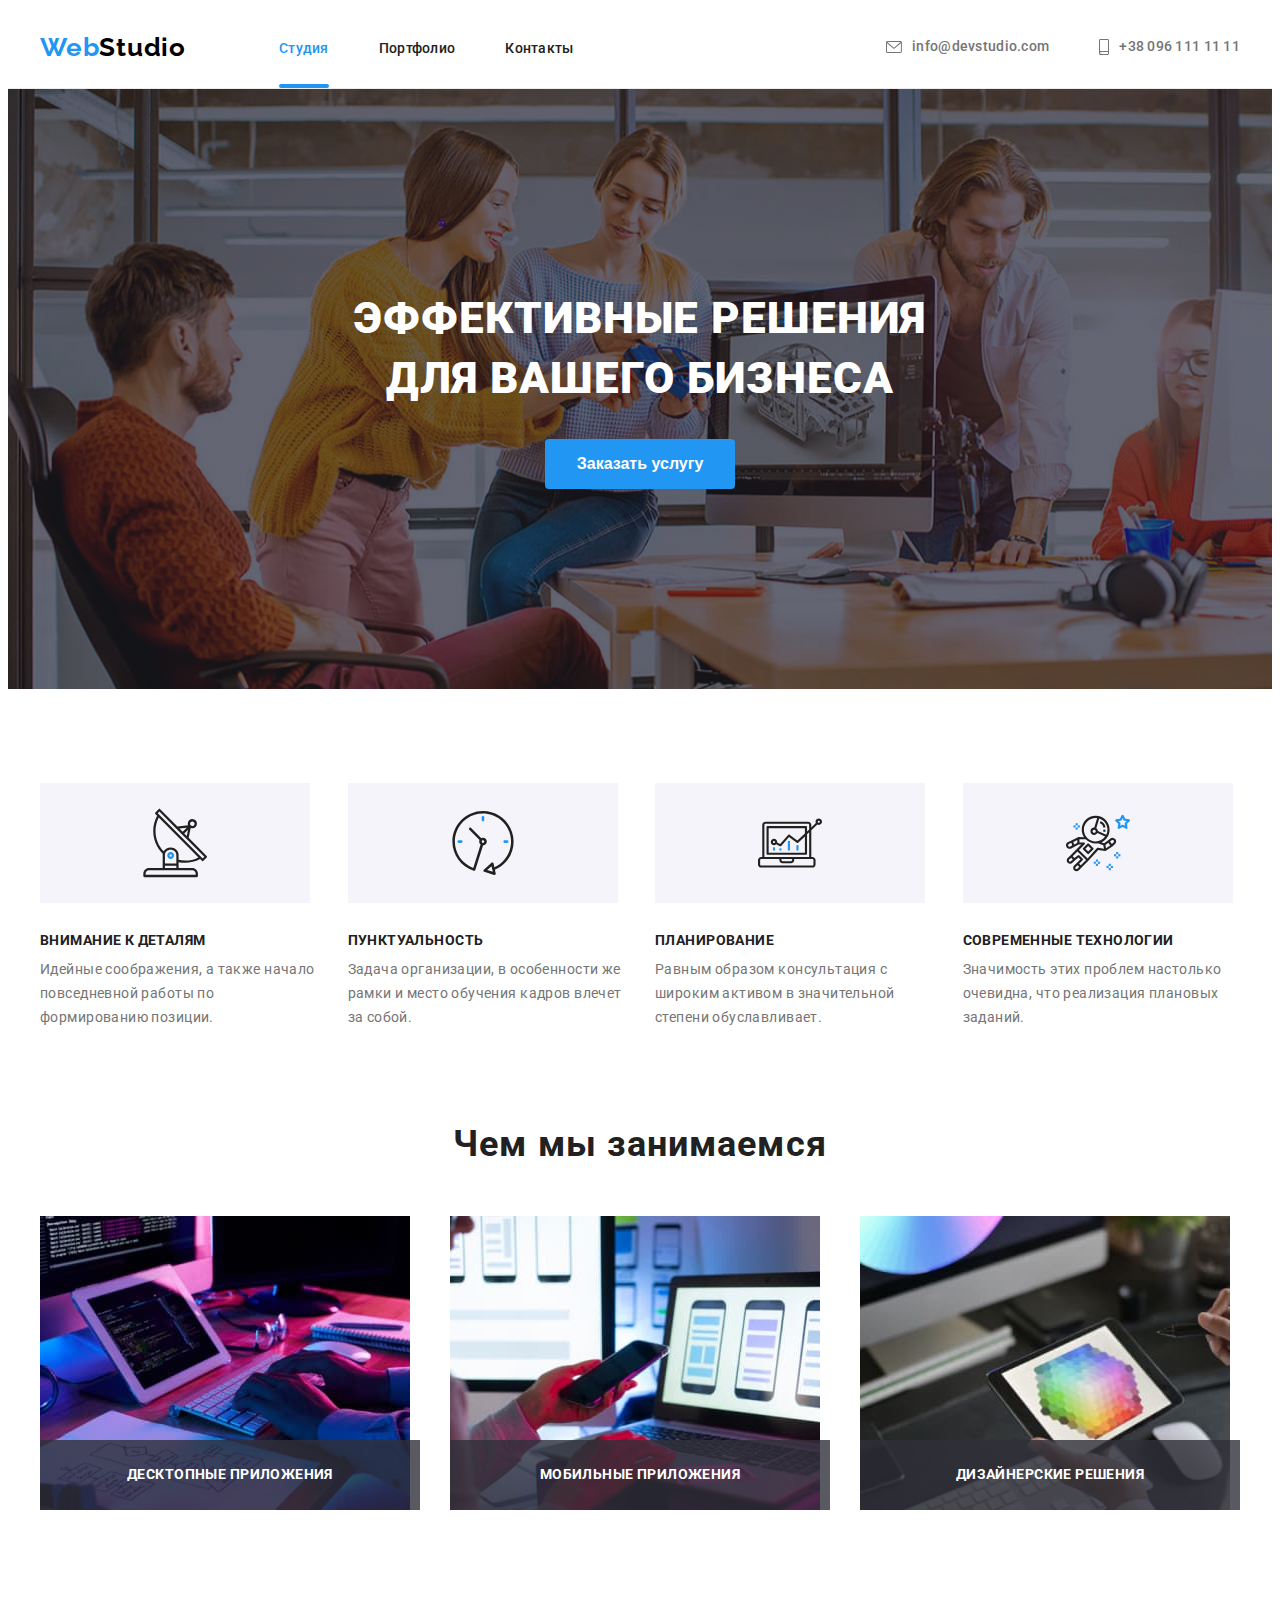
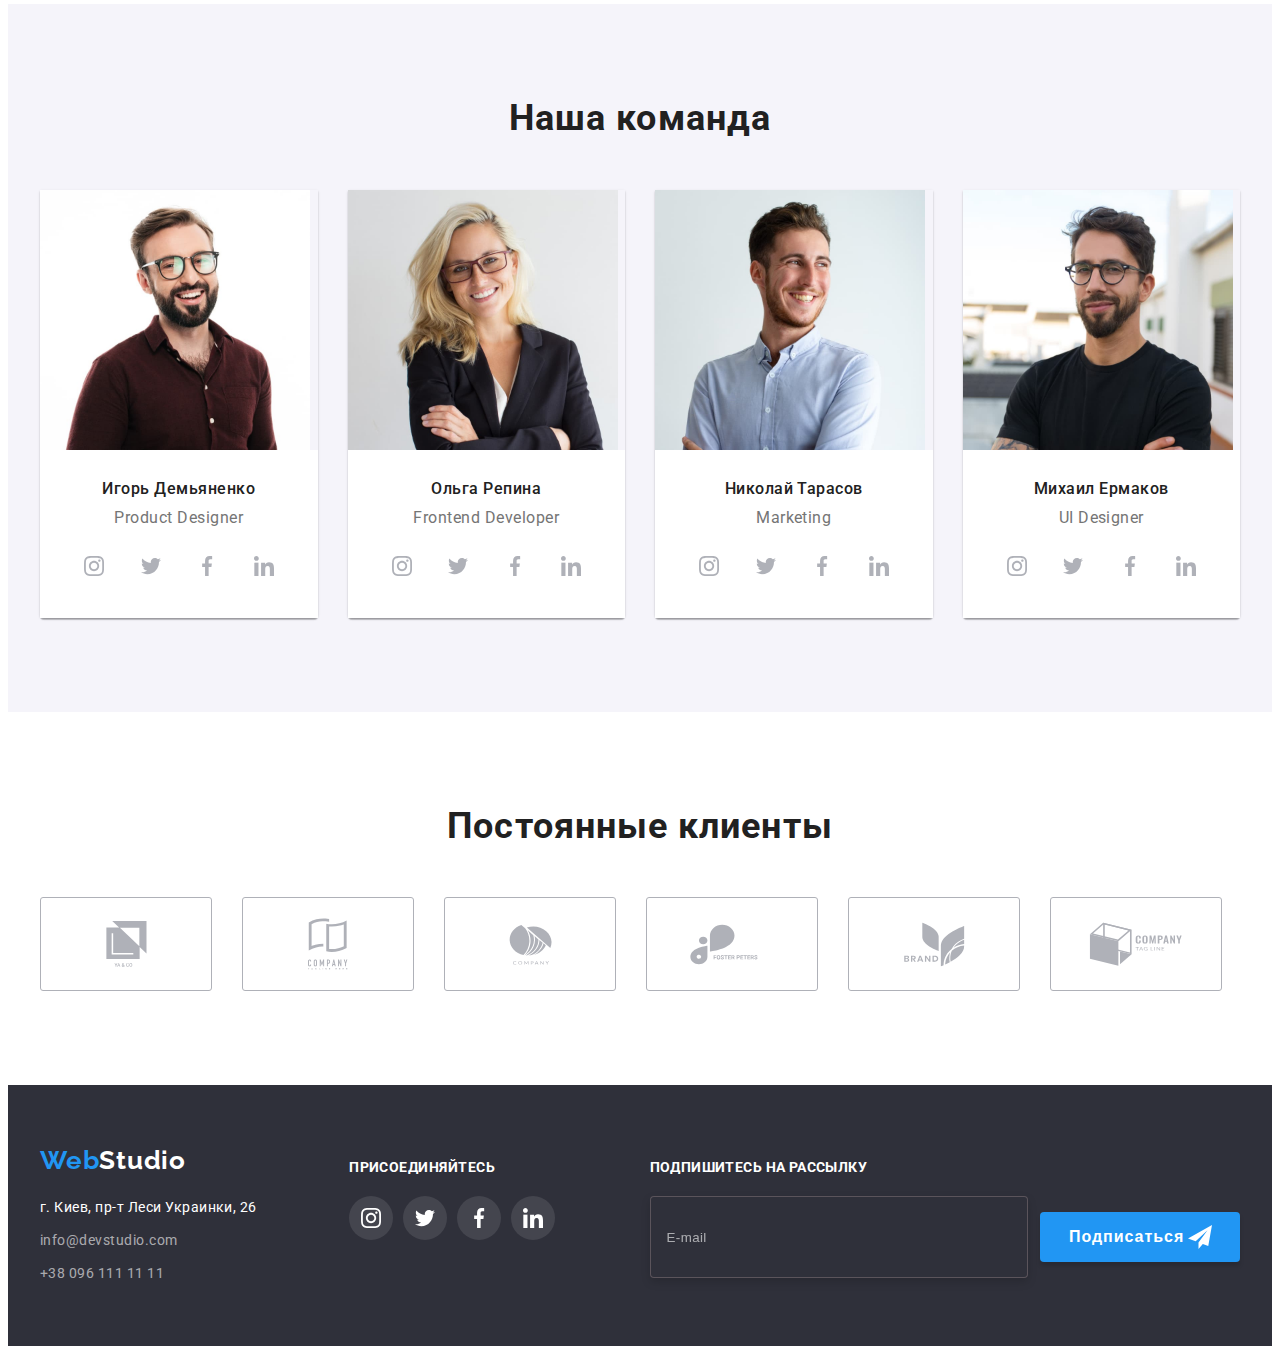
<file: index.html>
<!DOCTYPE html>
<html lang="ru">
  <head>
    <meta charset="UTF-8" />
    <meta http-equiv="X-UA-Compatible" content="IE=edge" />
    <meta name="viewport" content="width=device-width, initial-scale=1.0" />
    <title>Студия</title>
    <link rel="preconnect" href="https://fonts.gstatic.com" />
    <link
      href="https://fonts.googleapis.com/css2?family=Raleway:wght@700&family=Roboto:wght@400;500;700;900&display=swap"
      rel="stylesheet"
    />
    <link
      rel="stylesheet"
      href="https://cdnjs.cloudflare.com/ajax/libs/modern-normalize/1.1.0/modern-normalize.min.css"
      integrity="sha512-wpPYUAdjBVSE4KJnH1VR1HeZfpl1ub8YT/NKx4PuQ5NmX2tKuGu6U/JRp5y+Y8XG2tV+wKQpNHVUX03MfMFn9Q=="
      crossorigin="anonymous"
      referrerpolicy="no-referrer"
    />
    <link
      rel="stylesheet"
      href="https://cdnjs.cloudflare.com/ajax/libs/animate.css/4.1.1/animate.min.css"
    />
    <link rel="stylesheet" href="./css/styles.css" />
  </head>
  <body>
    <!-- Header block -->
    <header class="header">
      <div class="container header-container">
        <nav class="navigation">
          <a class="logo link animate__bounceIn" href="index.html"
            ><span class="logo-accent">Web</span>Studio</a
          >
          <ul class="menu list">
            <li class="menu-item">
              <a class="menu-link link current" href="./index.html">Студия</a>
            </li>
            <li class="menu-item">
              <a class="menu-link link" href="./portfolio.html">Портфолио</a>
            </li>
            <li class="menu-item">
              <a class="menu-link link" href="/">Контакты</a>
            </li>
          </ul>
        </nav>

        <!-- Contact us header block -->
        <a class="contact-link link email" href="mailto:info@devstudio.com">
          <svg class="email-icon" width="16" height="12">
            <use href="./img/icons.svg#icon-header-envelope"></use>
          </svg>
          info@devstudio.com
        </a>
        <a class="contact-link link" href="tel:+380961111111">
          <svg class="smartphone-icon" width="10" height="16">
            <use href="./img/icons.svg#icon-header-smartphone"></use>
          </svg>
          +38 096 111 11 11
        </a>
      </div>
    </header>

    <!-- Main section -->
    <main>
      <!-- Hero block -->
      <section class="hero">
        <h1 class="main-title">Эффективные решения<br />для вашего бизнеса</h1>
        <button class="modal-btn" type="button" data-modal-open>Заказать услугу</button>
      </section>

      <!-- Advantages section -->
      <section class="advantages section">
        <div class="container">
          <h2 class="advatages-title visually-hidden">Наши преимущества</h2>
          <ul class="advantages-list list">
            <li class="advantages-list-item">
              <div class="advantages-image-content">
                <svg class="advantages-image-item">
                  <use href="./img/icons.svg#icon-advantages-satelite"></use>
                </svg>
              </div>
              <h3 class="advantages-list-item-title">Внимание к деталям</h3>
              <p class="advantages-list-item-text">
                Идейные соображения, а также начало повседневной работы по формированию позиции.
              </p>
            </li>
            <li class="advantages-list-item">
              <div class="advantages-image-content">
                <svg class="advantages-image-item">
                  <use href="./img/icons.svg#icon-advantages-clock"></use>
                </svg>
              </div>
              <h3 class="advantages-list-item-title">Пунктуальность</h3>
              <p class="advantages-list-item-text">
                Задача организации, в особенности же рамки и место обучения кадров влечет за собой.
              </p>
            </li>
            <li class="advantages-list-item">
              <div class="advantages-image-content">
                <svg class="advantages-image-item">
                  <use href="./img/icons.svg#icon-advantages-laptop-diagram"></use>
                </svg>
              </div>
              <h3 class="advantages-list-item-title">Планирование</h3>
              <p class="advantages-list-item-text">
                Равным образом консультация с широким активом в значительной степени обуславливает.
              </p>
            </li>
            <li class="advantages-list-item">
              <div class="advantages-image-content">
                <svg class="advantages-image-item">
                  <use href="./img/icons.svg#icon-advantages-astronaut"></use>
                </svg>
              </div>
              <h3 class="advantages-list-item-title">Современные технологии</h3>
              <p class="advantages-list-item-text">
                Значимость этих проблем настолько очевидна, что реализация плановых заданий.
              </p>
            </li>
          </ul>
        </div>
      </section>

      <!-- What we do section -->
      <section class="duties section">
        <div class="container">
          <h2 class="duties-title">Чем мы занимаемся</h2>
          <ul class="duties-list list">
            <li class="duties-item">
              <div class="thumb">
                <img
                  class="duties-image"
                  src="./img/what-we-do/img11.jpg"
                  alt="разработчик пишет код"
                  width="370"
                  height="294"
                />
                <p class="thumb-description">Десктопные приложения</p>
              </div>
            </li>
            <li class="duties-item">
              <div class="thumb">
                <img
                  class="duties-image"
                  src="./img/what-we-do/img22.jpg"
                  alt="дизайн макета сайта на мобильном устройстве"
                  width="370"
                  height="294"
                />
                <p class="thumb-description">Мобильные приложения</p>
              </div>
            </li>
            <li class="duties-item">
              <div class="thumb">
                <img
                  class="duties-image"
                  src="./img/what-we-do/img33.jpg"
                  alt="селекция цветов"
                  width="370"
                  height="294"
                />
                <p class="thumb-description">Дизайнерские решения</p>
              </div>
            </li>
          </ul>
        </div>
      </section>

      <!-- Our team section -->
      <section class="team section">
        <div class="container">
          <h2 class="team-title">Наша команда</h2>
          <ul class="team-list list">
            <li class="team-list-item">
              <img
                class="team-image"
                src="./img/team/igor1.jpg"
                alt="разработчик игорь"
                width="270"
                height="260"
              />
              <div class="team-section-content">
                <h3 class="team-subtitle">Игорь Демьяненко</h3>
                <p class="team-text" lang="en">Product Designer</p>
                <ul class="social-media-list list">
                  <li class="social-media-item">
                    <a class="social-media-link" href="/">
                      <svg class="social-media-image" width="20" height="20">
                        <use href="./img/icons.svg#icon-team-instagram"></use>
                      </svg>
                    </a>
                  </li>

                  <li class="social-media-item">
                    <a class="social-media-link" href="/">
                      <svg class="social-media-image" width="20" height="20">
                        <use href="./img/icons.svg#icon-team-twitter"></use>
                      </svg>
                    </a>
                  </li>

                  <li class="social-media-item">
                    <a class="social-media-link" href="/">
                      <svg class="social-media-image" width="20" height="20">
                        <use href="./img/icons.svg#icon-team-facebook"></use>
                      </svg>
                    </a>
                  </li>

                  <li class="social-media-item">
                    <a class="social-media-link" href="/">
                      <svg class="social-media-image" width="20" height="20">
                        <use href="./img/icons.svg#icon-team-linkedin"></use>
                      </svg>
                    </a>
                  </li>
                </ul>
              </div>
            </li>

            <li class="team-list-item">
              <img
                class="team-image"
                src="./img/team/olga1.jpg"
                alt="разработчица ольга"
                width="270"
                height="260"
              />
              <div class="team-section-content">
                <h3 class="team-subtitle">Ольга Репина</h3>
                <p class="team-text" lang="en">Frontend Developer</p>
                <ul class="social-media-list list">
                  <li class="social-media-item">
                    <a class="social-media-link" href="/">
                      <svg class="social-media-image" width="20" height="20">
                        <use href="./img/icons.svg#icon-team-instagram"></use>
                      </svg>
                    </a>
                  </li>

                  <li class="social-media-item">
                    <a class="social-media-link" href="/">
                      <svg class="social-media-image" width="20" height="20">
                        <use href="./img/icons.svg#icon-team-twitter"></use>
                      </svg>
                    </a>
                  </li>

                  <li class="social-media-item">
                    <a class="social-media-link" href="/">
                      <svg class="social-media-image" width="20" height="20">
                        <use href="./img/icons.svg#icon-team-facebook"></use>
                      </svg>
                    </a>
                  </li>

                  <li class="social-media-item">
                    <a class="social-media-link" href="/">
                      <svg class="social-media-image" width="20" height="20">
                        <use href="./img/icons.svg#icon-team-linkedin"></use>
                      </svg>
                    </a>
                  </li>
                </ul>
              </div>
            </li>

            <li class="team-list-item">
              <img
                class="team-image"
                src="./img/team/nicholas1.jpg"
                alt="разработчик николай"
                width="270"
                height="260"
              />
              <div class="team-section-content">
                <h3 class="team-subtitle">Николай Тарасов</h3>
                <p class="team-text" lang="en">Marketing</p>
                <ul class="social-media-list list">
                  <li class="social-media-item">
                    <a class="social-media-link" href="/">
                      <svg class="social-media-image" width="20" height="20">
                        <use href="./img/icons.svg#icon-team-instagram"></use>
                      </svg>
                    </a>
                  </li>

                  <li class="social-media-item">
                    <a class="social-media-link" href="/">
                      <svg class="social-media-image" width="20" height="20">
                        <use href="./img/icons.svg#icon-team-twitter"></use>
                      </svg>
                    </a>
                  </li>

                  <li class="social-media-item">
                    <a class="social-media-link" href="/">
                      <svg class="social-media-image" width="20" height="20">
                        <use href="./img/icons.svg#icon-team-facebook"></use>
                      </svg>
                    </a>
                  </li>

                  <li class="social-media-item">
                    <a class="social-media-link" href="/">
                      <svg class="social-media-image" width="20" height="20">
                        <use href="./img/icons.svg#icon-team-linkedin"></use>
                      </svg>
                    </a>
                  </li>
                </ul>
              </div>
            </li>

            <li class="team-list-item">
              <img
                class="team-image"
                src="./img/team/michael1.jpg"
                alt="разработчик михаил"
                width="270"
                height="260"
              />
              <div class="team-section-content">
                <h3 class="team-subtitle">Михаил Ермаков</h3>
                <p class="team-text" lang="en">UI Designer</p>
                <ul class="social-media-list list">
                  <li class="social-media-item">
                    <a class="social-media-link" href="/">
                      <svg class="social-media-image" width="20" height="20">
                        <use href="./img/icons.svg#icon-team-instagram"></use>
                      </svg>
                    </a>
                  </li>

                  <li class="social-media-item">
                    <a class="social-media-link" href="/">
                      <svg class="social-media-image" width="20" height="20">
                        <use href="./img/icons.svg#icon-team-twitter"></use>
                      </svg>
                    </a>
                  </li>

                  <li class="social-media-item">
                    <a class="social-media-link" href="/">
                      <svg class="social-media-image" width="20" height="20">
                        <use href="./img/icons.svg#icon-team-facebook"></use>
                      </svg>
                    </a>
                  </li>

                  <li class="social-media-item">
                    <a class="social-media-link" href="/">
                      <svg class="social-media-image" width="20" height="20">
                        <use href="./img/icons.svg#icon-team-linkedin"></use>
                      </svg>
                    </a>
                  </li>
                </ul>
              </div>
            </li>
          </ul>
        </div>
      </section>

      <!-- Our clients section -->
      <section class="clients-section">
        <div class="container">
          <div class="clients-content">
            <h2 class="clients-title">Постоянные клиенты</h2>
            <ul class="our-clients-list list">
              <li class="our-clients-item">
                <a class="our-clients-link" href="/">
                  <svg class="our-clients-image" width="41" height="46">
                    <use href="./img/icons.svg#icon-clients-ya-and-co"></use>
                  </svg>
                </a>
              </li>
              <li class="our-clients-item">
                <a class="our-clients-link" href="/">
                  <svg class="our-clients-image" width="40" height="52">
                    <use href="./img/icons.svg#icon-clients-tag-line-here-company"></use>
                  </svg>
                </a>
              </li>
              <li class="our-clients-item">
                <a class="our-clients-link" href="/">
                  <svg class="our-clients-image" width="43" height="41">
                    <use href="./img/icons.svg#icon-clients-company"></use>
                  </svg>
                </a>
              </li>
              <li class="our-clients-item">
                <a class="our-clients-link" href="/">
                  <svg class="our-clients-image" width="84" height="41">
                    <use href="./img/icons.svg#icon-clients-fosters-peters"></use>
                  </svg>
                </a>
              </li>
              <li class="our-clients-item">
                <a class="our-clients-link" href="/">
                  <svg class="our-clients-image" width="63" height="45">
                    <use href="./img/icons.svg#icon-clients-brand"></use>
                  </svg>
                </a>
              </li>
              <li class="our-clients-item">
                <a class="our-clients-link" href="/">
                  <svg class="our-clients-image" width="94" height="44">
                    <use href="./img/icons.svg#icon-clients-company-tag-line"></use>
                  </svg>
                </a>
              </li>
            </ul>
          </div>
        </div>
      </section>
    </main>

    <!-- Contact us footer section -->
    <footer class="footer">
      <div class="container">
        <div class="footer-content">
          <div class="footer-address-container">
            <a class="logo foot-logo link" href="./index.html">
              <span class="logo-accent">Web</span><span class="logo-text">Studio</span>
            </a>
            <ul class="footer-list list">
              <li class="footer-item">
                <address class="footer-address">
                  <a
                    class="footer-link link address"
                    href="https://goo.gl/maps/jHkkeHPNADYMm9U96"
                    target="_blank"
                    rel="   noopener noreferrer"
                    >г. Киев, пр-т Леси Украинки, 26
                  </a>
                </address>
              </li>
              <li class="footer-item">
                <address class="footer-address">
                  <a class="footer-link link" href="mailto:info@devstudio.com"
                    >info@devstudio.com</a
                  >
                </address>
              </li>
              <li class="footer-item">
                <address class="footer-address">
                  <a class="footer-link link" href="tel:+380961111111">+38 096 111 11 11</a>
                </address>
              </li>
            </ul>
          </div>
          <div class="footer-social-media-content">
            <p class="footer-social-media-text">присоединяйтесь</p>
            <ul class="social-media-list list">
              <li class="social-media-item">
                <a class="social-media-link footer-social-media-link" href="/">
                  <svg class="footer-social-media-image social-media-image" width="20" height="20">
                    <use href="./img/icons.svg#icon-team-instagram"></use>
                  </svg>
                </a>
              </li>

              <li class="social-media-item">
                <a class="social-media-link footer-social-media-link" href="/">
                  <svg class="footer-social-media-image social-media-image" width="20" height="20">
                    <use href="./img/icons.svg#icon-team-twitter"></use>
                  </svg>
                </a>
              </li>

              <li class="social-media-item">
                <a class="social-media-link footer-social-media-link" href="/">
                  <svg class="footer-social-media-image social-media-image" width="20" height="20">
                    <use href="./img/icons.svg#icon-team-facebook"></use>
                  </svg>
                </a>
              </li>

              <li class="social-media-item">
                <a class="social-media-link footer-social-media-link" href="/">
                  <svg class="footer-social-media-image social-media-image" width="20" height="20">
                    <use href="./img/icons.svg#icon-team-linkedin"></use>
                  </svg>
                </a>
              </li>
            </ul>
          </div>
          <div class="footer-form-content">
            <form class="footer-form" action="#">
              <p class="footer-form-head">подпишитесь на рассылку</p>
              <input
                type="email"
                class="footer-form-input"
                name="user-email"
                placeholder="E-mail"
              />
              <button type="submit" class="footer-form-btn">
                Подписаться
                <svg class="footer-form-btn-icon">
                  <use href="./img/icons.svg#icon-icon-send"></use>
                </svg>
              </button>
            </form>
          </div>
        </div>
      </div>
    </footer>

    <div class="backdrop is-hidden" data-modal>
      <div class="modal">
        <button type="button" class="close-button" data-modal-close>
          <svg class="close-button-img">
            <use href="./img/icons.svg#icon-close-black"></use>
          </svg>
        </button>
        <form class="modal-form" action="#">
          <p class="modal-form-main-txt">Оставьте свои данные, мы вам перезвоним</p>
          <label class="modal-form-field">
            Имя
            <span class="modal-form-input-wrapper">
              <input
                type="text"
                class="modal-form-input"
                name="user-name"
                minlength="2"
                pattern="[a-zA-Zа-яА-Я]+"
                title="Имя должно содержать символы латиницы или кирилицы"
                required
              />
              <svg class="modal-form-input-icon">
                <use href="./img/icons.svg#icon-person-black"></use>
              </svg>
            </span>
          </label>
          <label class="modal-form-field">
            Телефон
            <span class="modal-form-input-wrapper">
              <input
                type="tel"
                class="modal-form-input"
                name="user-tel"
                pattern="[0-9]{3}-[0-9]{3}-[0-9]{2}-[0-9]{2}"
                title="099-000-00-00"
                required
              />
              <svg class="modal-form-input-icon">
                <use href="./img/icons.svg#icon-phone-black"></use>
              </svg>
            </span>
          </label>
          <label class="modal-form-field">
            Почта
            <span class="modal-form-input-wrapper">
              <input type="email" class="modal-form-input" name="user-email" required />
              <svg class="modal-form-input-icon">
                <use href="./img/icons.svg#icon-email-black"></use>
              </svg>
            </span>
          </label>
          <label class="modal-form-field modal-form-textarea">
            Комментарий
            <textarea
              class="modal-form-comment"
              name="user-comment"
              placeholder="Введите текст"
            ></textarea>
          </label>
          <input type="checkbox" class="modal-form-checkbox visually-hidden" id="accept-policy" />
          <label class="modal-form-checkbox-label" for="accept-policy"
            >Соглашаюсь с рассылкой и принимаю&NonBreakingSpace;
            <a href="#" class="modal-form-label-link">Условия договора</a></label
          >
          <button type="submit" class="modal-form-submit">Отправить</button>
        </form>
      </div>
    </div>

    <script src="./js/modal.js"></script>
  </body>
</html>
</file>
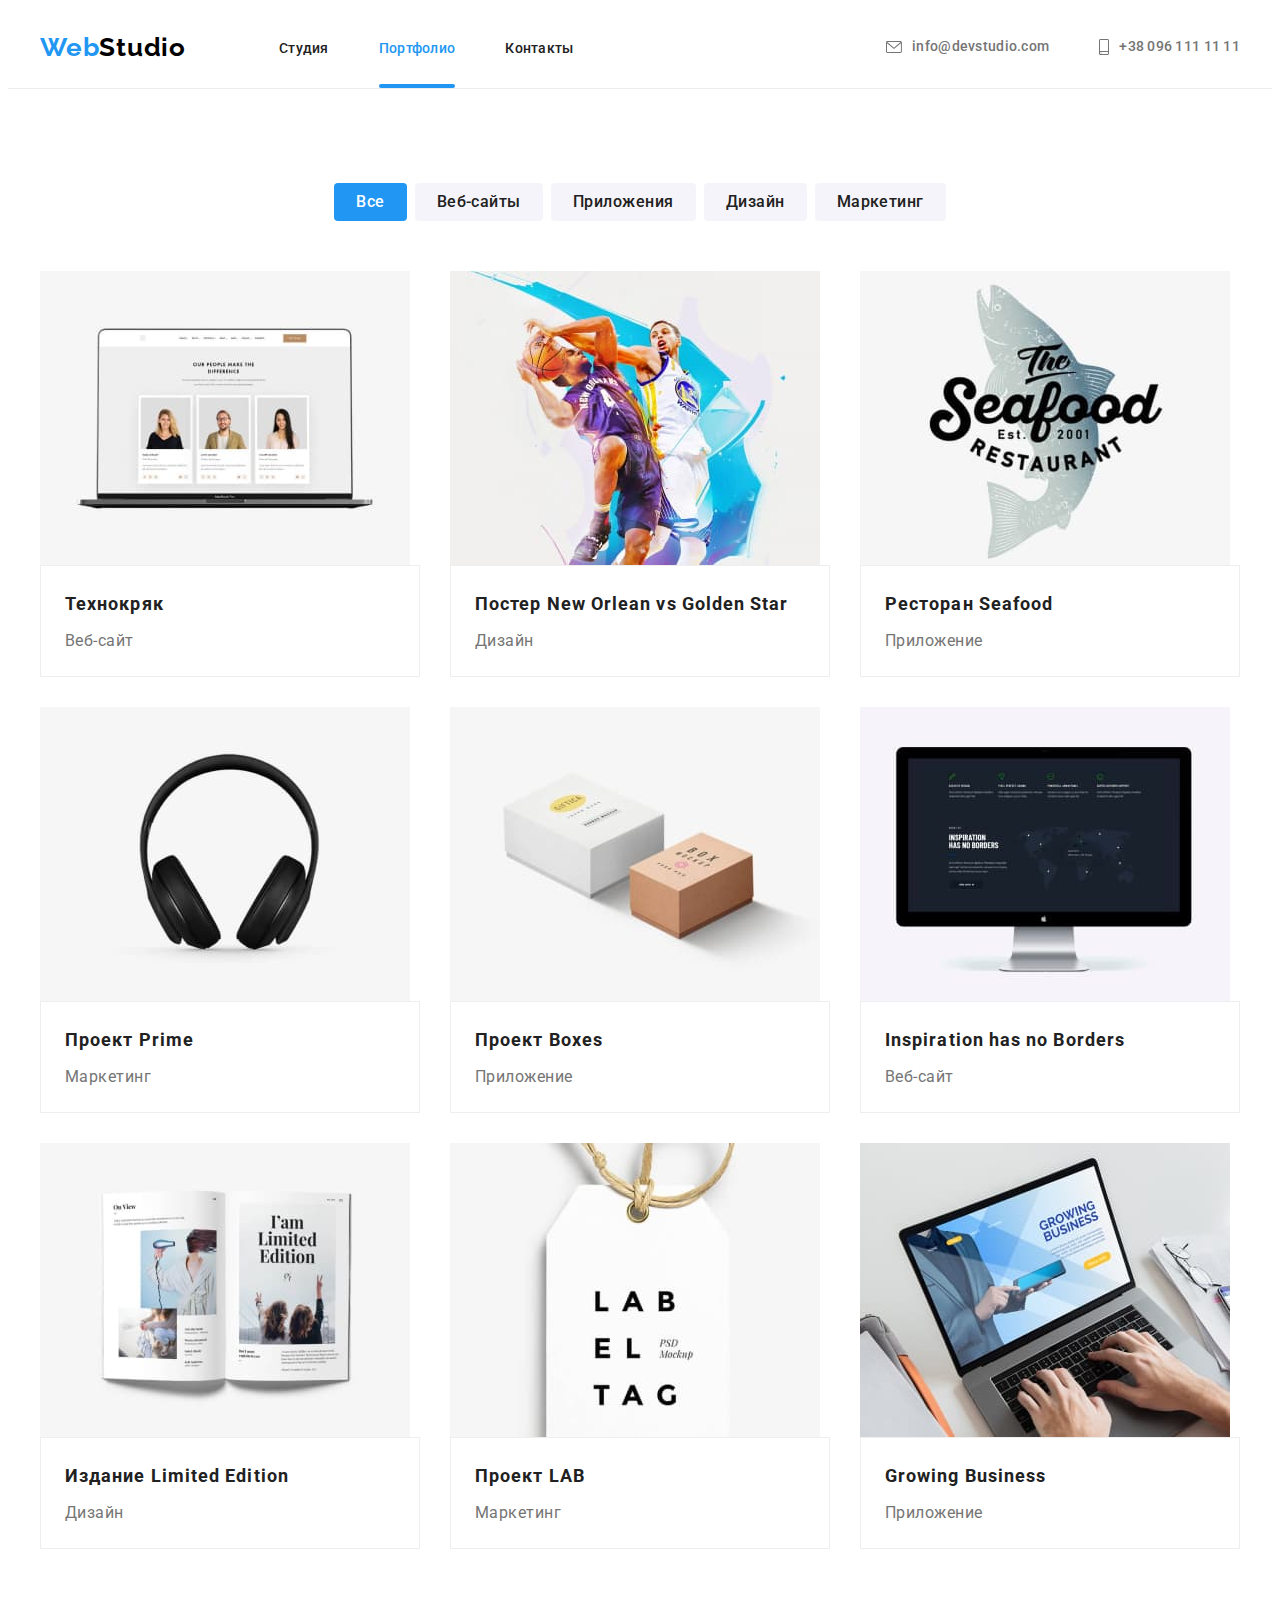
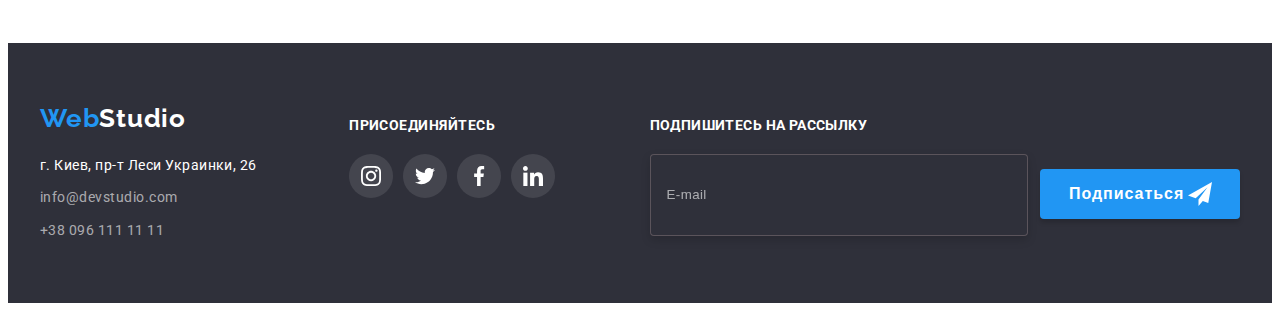
<file: portfolio.html>
<!DOCTYPE html>
<html lang="ru">
  <head>
    <meta charset="UTF-8" />
    <meta http-equiv="X-UA-Compatible" content="IE=edge" />
    <meta name="viewport" content="width=device-width, initial-scale=1.0" />
    <title>Портфолио</title>
    <link rel="preconnect" href="https://fonts.gstatic.com" />
    <link
      href="https://fonts.googleapis.com/css2?family=Raleway:wght@700&family=Roboto:wght@400;500;700;900&display=swap"
      rel="stylesheet"
    />
    <link
      rel="stylesheet"
      href="https://cdnjs.cloudflare.com/ajax/libs/modern-normalize/1.1.0/modern-normalize.min.css"
      integrity="sha512-wpPYUAdjBVSE4KJnH1VR1HeZfpl1ub8YT/NKx4PuQ5NmX2tKuGu6U/JRp5y+Y8XG2tV+wKQpNHVUX03MfMFn9Q=="
      crossorigin="anonymous"
      referrerpolicy="no-referrer"
    />
    <link
      rel="stylesheet"
      href="https://cdnjs.cloudflare.com/ajax/libs/animate.css/4.1.1/animate.min.css"
    />
    <link rel="stylesheet" href="./css/styles.css" />
  </head>
  <body>
    <!-- Header block -->
    <header class="header">
      <div class="container header-container">
        <nav class="navigation">
          <a class="logo link animate__bounceIn" href="index.html"
            ><span class="logo-accent">Web</span>Studio</a
          >
          <ul class="menu list">
            <li class="menu-item">
              <a class="menu-link link" href="./index.html">Студия</a>
            </li>
            <li class="menu-item">
              <a class="menu-link link current" href="./portfolio.html">Портфолио</a>
            </li>
            <li class="menu-item">
              <a class="menu-link link" href="/">Контакты</a>
            </li>
          </ul>
        </nav>

        <!-- Contact us header block -->
        <a class="contact-link link email" href="mailto:info@devstudio.com">
          <svg class="email-icon" width="16" height="12">
            <use href="./img/icons.svg#icon-header-envelope"></use>
          </svg>
          info@devstudio.com
        </a>
        <a class="contact-link link" href="tel:+380961111111">
          <svg class="smartphone-icon" width="10" height="16">
            <use href="./img/icons.svg#icon-header-smartphone"></use>
          </svg>
          +38 096 111 11 11
        </a>
      </div>
    </header>

    <!-- Our projects -->
    <main class="projects">
      <section class="projects-section section">
        <div class="container">
          <h1 class="projects-heading" hidden>Наши проекты</h1>
          <ul class="projects-btn-list list">
            <li class="projects-item">
              <button class="projects-btn current" type="button">Все</button>
            </li>
            <li class="projects-item">
              <button class="projects-btn" type="button">Веб-сайты</button>
            </li>
            <li class="projects-item">
              <button class="projects-btn" type="button">Приложения</button>
            </li>
            <li class="projects-item">
              <button class="projects-btn" type="button">Дизайн</button>
            </li>
            <li class="projects-item">
              <button class="projects-btn" type="button">Маркетинг</button>
            </li>
          </ul>

          <ul class="examples-list list">
            <li class="examples-item">
              <a class="examples-link link" href="/">
                <div class="examples-link-image-wrapper">
                  <img
                    class="examples-image"
                    src="./img/portfolio/technohriak.jpg"
                    alt="ноутбук с примером вебсайта"
                    width="370"
                    height="294"
                  />
                  <p class="overlay">
                    Технокряк это современная площадка распространения коронавируса. Компании
                    используют эту платформу для цифрового шпионажа и атак на защищённые сервера
                    конкурентов.
                  </p>
                </div>
                <div class="examples-text-content">
                  <h2 class="examples-heading">Технокряк</h2>
                  <p class="examples-text">Веб-сайт</p>
                </div>
              </a>
            </li>
            <li class="examples-item">
              <a class="examples-link link" href="/">
                <div class="examples-link-image-wrapper">
                  <img
                    class="examples-image"
                    src="./img/portfolio/basketball-poster.jpg"
                    alt=" постер с игроками играющими баскетбол"
                    width="370"
                    height="294"
                  />
                  <p class="overlay">
                    Технокряк это современная площадка распространения коронавируса. Компании
                    используют эту платформу для цифрового шпионажа и атак на защищённые сервера
                    конкурентов.
                  </p>
                </div>
                <div class="examples-text-content">
                  <h2 class="examples-heading">
                    Постер <span lang="en">New Orlean vs Golden Star</span>
                  </h2>
                  <p class="examples-text">Дизайн</p>
                </div>
              </a>
            </li>
            <li class="examples-item">
              <a class="examples-link link" href="/">
                <div class="examples-link-image-wrapper">
                  <img
                    class="examples-image"
                    src="./img/portfolio/seafood.jpg"
                    alt="логотип ресторана рыбной еды"
                    width="370"
                    height="294"
                  />
                  <p class="overlay">
                    Технокряк это современная площадка распространения коронавируса. Компании
                    используют эту платформу для цифрового шпионажа и атак на защищённые сервера
                    конкурентов.
                  </p>
                </div>
                <div class="examples-text-content">
                  <h2 class="examples-heading">Ресторан <span lang="en">Seafood</span></h2>
                  <p class="examples-text">Приложение</p>
                </div>
              </a>
            </li>
            <li class="examples-item">
              <a class="examples-link link" href="/">
                <div class="examples-link-image-wrapper">
                  <img
                    class="examples-image"
                    src="./img/portfolio/prime-project.jpg"
                    alt="наушники"
                    width="370"
                    height="294"
                  />
                  <p class="overlay">
                    Технокряк это современная площадка распространения коронавируса. Компании
                    используют эту платформу для цифрового шпионажа и атак на защищённые сервера
                    конкурентов.
                  </p>
                </div>
                <div class="examples-text-content">
                  <h2 class="examples-heading">Проект <span lang="en">Prime</span></h2>
                  <p class="examples-text">Маркетинг</p>
                </div>
              </a>
            </li>
            <li class="examples-item">
              <a class="examples-link link" href="/">
                <div class="examples-link-image-wrapper">
                  <img
                    class="examples-image"
                    src="./img/portfolio/boxes-project.jpg"
                    alt="дизайн коробочек"
                    width="370"
                    height="294"
                  />
                  <p class="overlay">
                    Технокряк это современная площадка распространения коронавируса. Компании
                    используют эту платформу для цифрового шпионажа и атак на защищённые сервера
                    конкурентов.
                  </p>
                </div>
                <div class="examples-text-content">
                  <h2 class="examples-heading">Проект <span lang="en">Boxes</span></h2>
                  <p class="examples-text">Приложение</p>
                </div>
              </a>
            </li>
            <li class="examples-item">
              <a class="examples-link link" href="/">
                <div class="examples-link-image-wrapper">
                  <img
                    class="examples-image"
                    src="./img/portfolio/ispiration-has-no-borders.jpg"
                    alt="монитор с примером вебсайта"
                    width="370"
                    height="294"
                  />
                  <p class="overlay">
                    Технокряк это современная площадка распространения коронавируса. Компании
                    используют эту платформу для цифрового шпионажа и атак на защищённые сервера
                    конкурентов.
                  </p>
                </div>
                <div class="examples-text-content">
                  <h2 class="examples-heading" lang="en">Inspiration has no Borders</h2>
                  <p class="examples-text">Веб-сайт</p>
                </div>
              </a>
            </li>
            <li class="examples-item">
              <a class="examples-link link" href="/">
                <div class="examples-link-image-wrapper">
                  <img
                    class="examples-image"
                    src="./img/portfolio/limited-edition.jpg"
                    alt="дизайн издания книги"
                    width="370"
                    height="294"
                  />
                  <p class="overlay">
                    Технокряк это современная площадка распространения коронавируса. Компании
                    используют эту платформу для цифрового шпионажа и атак на защищённые сервера
                    конкурентов.
                  </p>
                </div>
                <div class="examples-text-content">
                  <h2 class="examples-heading">Издание <span lang="en">Limited Edition</span></h2>
                  <p class="examples-text">Дизайн</p>
                </div>
              </a>
            </li>
            <li class="examples-item">
              <a class="examples-link link" href="/">
                <div class="examples-link-image-wrapper">
                  <img
                    class="examples-image"
                    src="./img/portfolio/lab-project.jpg"
                    alt="пример дизайна бирки"
                    width="370"
                    height="294"
                  />
                  <p class="overlay">
                    Технокряк это современная площадка распространения коронавируса. Компании
                    используют эту платформу для цифрового шпионажа и атак на защищённые сервера
                    конкурентов.
                  </p>
                </div>
                <div class="examples-text-content">
                  <h2 class="examples-heading">Проект <span lang="en">LAB</span></h2>
                  <p class="examples-text">Маркетинг</p>
                </div>
              </a>
            </li>
            <li class="examples-item">
              <a class="examples-link link" href="/">
                <div class="examples-link-image-wrapper">
                  <img
                    class="examples-image"
                    src="./img/portfolio/growing-business.jpg"
                    alt="ноутбук с включенным примером приложения на экране"
                    width="370"
                    height="294"
                  />
                  <p class="overlay">
                    Технокряк это современная площадка распространения коронавируса. Компании
                    используют эту платформу для цифрового шпионажа и атак на защищённые сервера
                    конкурентов.
                  </p>
                </div>
                <div class="examples-text-content">
                  <h2 class="examples-heading" lang="en">Growing Business</h2>
                  <p class="examples-text">Приложение</p>
                </div>
              </a>
            </li>
          </ul>
        </div>
      </section>
    </main>

    <!-- Contact us footer section -->
    <footer class="footer">
      <div class="container">
        <div class="footer-content">
          <div class="footer-address-container">
            <a class="logo foot-logo link" href="./index.html">
              <span class="logo-accent">Web</span><span class="logo-text">Studio</span>
            </a>
            <ul class="footer-list list">
              <li class="footer-item">
                <address class="footer-address">
                  <a
                    class="footer-link link address"
                    href="https://goo.gl/maps/jHkkeHPNADYMm9U96"
                    target="_blank"
                    rel="   noopener noreferrer"
                    >г. Киев, пр-т Леси Украинки, 26
                  </a>
                </address>
              </li>
              <li class="footer-item">
                <address class="footer-address">
                  <a class="footer-link link" href="mailto:info@devstudio.com"
                    >info@devstudio.com</a
                  >
                </address>
              </li>
              <li class="footer-item">
                <address class="footer-address">
                  <a class="footer-link link" href="tel:+380961111111">+38 096 111 11 11</a>
                </address>
              </li>
            </ul>
          </div>
          <div class="footer-social-media-content">
            <p class="footer-social-media-text">присоединяйтесь</p>
            <ul class="social-media-list list">
              <li class="social-media-item">
                <a class="social-media-link footer-social-media-link" href="/">
                  <svg class="footer-social-media-image social-media-image" width="20" height="20">
                    <use href="./img/icons.svg#icon-team-instagram"></use>
                  </svg>
                </a>
              </li>

              <li class="social-media-item">
                <a class="social-media-link footer-social-media-link" href="/">
                  <svg class="footer-social-media-image social-media-image" width="20" height="20">
                    <use href="./img/icons.svg#icon-team-twitter"></use>
                  </svg>
                </a>
              </li>

              <li class="social-media-item">
                <a class="social-media-link footer-social-media-link" href="/">
                  <svg class="footer-social-media-image social-media-image" width="20" height="20">
                    <use href="./img/icons.svg#icon-team-facebook"></use>
                  </svg>
                </a>
              </li>

              <li class="social-media-item">
                <a class="social-media-link footer-social-media-link" href="/">
                  <svg class="footer-social-media-image social-media-image" width="20" height="20">
                    <use href="./img/icons.svg#icon-team-linkedin"></use>
                  </svg>
                </a>
              </li>
            </ul>
          </div>
          <div class="footer-form-content">
            <form class="footer-form" action="#">
              <p class="footer-form-head">подпишитесь на рассылку</p>
              <input
                type="email"
                class="footer-form-input"
                name="user-email"
                placeholder="E-mail"
              />
              <button type="submit" class="footer-form-btn">
                Подписаться
                <svg class="footer-form-btn-icon">
                  <use href="./img/icons.svg#icon-icon-send"></use>
                </svg>
              </button>
            </form>
          </div>
        </div>
      </div>
    </footer>
  </body>
</html>
</file>
<file: css/styles.css>
/* ======MAIN STYLING SETTINGS ====== */
:root {
  --main-font: 'Roboto', sans-serif;
  --secondary-font: 'Raleway', sans-serif;
  --accent-color: #2196f3;
  --description-text-color: #757575;
  --headings-color: #212121;
  --team-background-color: #f5f4fa;
  --card-set-gap: 30px;
}

body {
  font-family: var(--main-font);
  color: var(--description-text-color);
  background-color: #ffffff;
}

h1,
h2,
h3,
h4,
h5,
h6,
p {
  margin-top: 0;
  margin-bottom: 0;
}

ul,
ol {
  margin-top: 0;
  margin-bottom: 0;
  padding-left: 0;
}

img {
  display: block;
}

.list {
  list-style: none;
}

.link {
  text-decoration: none;
  transition: color 250ms cubic-bezier(0.4, 0, 0.2, 1);
}

.container {
  width: 1200px;
  margin: 0 auto;
  padding-left: 15px;
  padding-right: 15px;
}

.section {
  padding-top: 94px;
  padding-bottom: 94px;
}

/* ======SOCIAL MEDIA START====== */
.social-media-content {
  padding-left: 32px;
  padding-right: 32px;
  padding-bottom: 30px;
}

.social-media-list {
  display: flex;
  justify-content: space-between;
}

.social-media-item:not(:last-child) {
  margin-right: 10px;
}

.social-media-link {
  display: flex;
  align-items: center;
  justify-content: center;
  width: 44px;
  height: 44px;
  border-radius: 50%;
  background-color: transparent;
  fill: #afb1b8;

  transition: background-color 250ms cubic-bezier(0.4, 0, 0.2, 1);
}

.social-media-link:hover,
.social-media-link:focus,
.footer-social-media-link:hover,
.footer-social-media-link:focus {
  fill: #ffffff;
  background-color: var(--accent-color);
}

.footer-social-media-image {
  fill: #ffffff;
}

.footer-social-media-link {
  background-color: rgba(255, 255, 255, 0.1);
}

.visually-hidden {
  position: absolute !important;
  clip: rect(1px 1px 1px 1px); /* IE6, IE7 */
  clip: rect(1px, 1px, 1px, 1px);
  padding: 0 !important;
  border: 0 !important;
  height: 1px !important;
  width: 1px !important;
  overflow: hidden;
}

/* ======SOCIAL MEDIA FINISH====== */
/* ======MAIN STYLING SETTINGS END ====== */

/* ======STUDIO PAGE START====== */
/* ======HEADER SECTION START====== */
.header {
  padding-top: 24px;
  padding-bottom: 25px;
  border-bottom: 1px solid #ececec;
}

.header-container {
  display: flex;
  align-items: center;
}

.navigation {
  display: flex;
  align-items: center;
}

.logo {
  font-family: var(--secondary-font);
  font-weight: 700;
  font-size: 26px;
  line-height: 1.19;
  letter-spacing: 0.03em;
  margin-right: 93px;
  color: #000000;

  animation-duration: 2000ms;
  animation-delay: 2000ms;
  animation-iteration-count: infinite;
}

.logo-accent {
  font-family: var(--secondary-font);
  font-weight: 700;
  font-size: 26px;
  line-height: 1.19;
  letter-spacing: 0.03em;
  color: var(--accent-color);
}

.logo-text {
  color: #ffffff;
}

.menu {
  display: flex;
  align-items: center;
}

.menu-item:not(:last-child) {
  margin-right: 50px;
}

.menu-link {
  font-weight: 500;
  font-size: 14px;
  line-height: 1.14;
  letter-spacing: 0.02em;
  color: var(--headings-color);
}

.menu-link:hover,
.menu-link:focus {
  color: var(--accent-color);
}

.menu-link.current {
  position: relative;
  color: var(--accent-color);
}

.menu-link.current::after {
  content: '';
  position: absolute;
  bottom: -32px;
  left: 0;
  width: 100%;
  height: 4px;
  background-color: var(--accent-color);
  border-radius: 2px;
}

.contact-link {
  display: flex;
  align-items: center;
  font-weight: 500;
  font-size: 14px;
  line-height: 1.14;
  letter-spacing: 0.02em;
  color: var(--description-text-color);
}

.contact-link:hover,
.contact-link:focus {
  color: var(--accent-color);
}

.email {
  margin-left: auto;
  margin-right: 50px;
}

.email-icon {
  margin-right: 10px;
  fill: currentColor;
}

.smartphone-icon {
  margin-right: 10px;
  fill: currentColor;
}
/* ======HEADER SECTION FINISH====== */

/* ======HERO SECTION START====== */
.hero {
  background-image: linear-gradient(rgba(47, 48, 58, 0.4), rgba(47, 48, 58, 0.4)),
    url(../img/hero/background-image.jpg);
  background-color: #2f303a;
  background-size: cover;
  padding-top: 200px;
  padding-bottom: 200px;
  text-align: center;
  letter-spacing: 0.06em;
  max-width: 1600рх;
}

.main-title {
  margin-bottom: 30px;
  font-weight: 900;
  font-size: 44px;
  line-height: 1.36;
  text-transform: uppercase;
  color: #ffffff;
}

.modal-btn {
  font-weight: 700;
  font-size: 16px;
  line-height: 1.87;
  display: block;
  margin: 0 auto;
  cursor: pointer;
  color: #ffffff;
  background: var(--accent-color);
  padding: 10px 32px;
  border-radius: 4px;
  border: 0;
}

.modal-btn:hover,
.modal-btn:focus {
  color: #ffffff;
  background-color: var(--accent-color);
}
/* ======HERO SECTION FINISH====== */

/* ======ADVANTAGES SECTION START====== */
.advantages-list {
  display: flex;
  margin-top: -30px;
  margin-left: -30px;
}

.advantages-list-item {
  flex-basis: calc((100% - 120px) / 4);
  margin-top: 30px;
  margin-left: 30px;
}

.advantages-image-content {
  display: flex;
  justify-content: center;
  align-items: center;
  width: 270px;
  height: 120px;
  margin-bottom: 30px;
  background-color: #f5f4fa;
}

.advantages-image-item {
  width: 64px;
  height: 70px;
}

.advantages-list-item-title {
  font-weight: 700;
  font-size: 14px;
  line-height: 1.14;
  letter-spacing: 0.03em;
  text-transform: uppercase;
  color: var(--headings-color);
  margin-bottom: 10px;
}

.advantages-list-item-text {
  font-size: 14px;
  line-height: 1.71;
  letter-spacing: 0.03em;
}
/* ======ADVANTAGES SECTION FINISH====== */

/* ======DUTIES SECTION START====== */
.duties {
  padding-top: 0;
}

.duties-title {
  font-weight: 700;
  font-size: 36px;
  line-height: 1.16;
  text-align: center;
  letter-spacing: 0.03em;
  color: var(--headings-color);
  margin-bottom: 50px;
}

.duties-list {
  display: flex;
  margin-top: -30px;
  margin-left: -30px;
}

.duties-item {
  flex-basis: calc((100% - 90px) / 3);
  margin-top: 30px;
  margin-left: 30px;
}

.thumb {
  position: relative;
}

.thumb-description {
  position: absolute;
  width: 100%;
  left: 0;
  bottom: 0;
  font-weight: bold;
  font-size: 14px;
  line-height: 1.14;
  text-align: center;
  letter-spacing: 0.03em;
  text-transform: uppercase;
  background-color: rgba(47, 48, 58, 0.8);
  color: #ffffff;
  padding-top: 27px;
  padding-bottom: 27px;
}
/* ======DUTIES SECTION FINISH====== */

/* ======TEAM SECTION START====== */
.team {
  padding-top: 94px;
  background: var(--team-background-color);
}

.team-list {
  display: flex;
  flex-wrap: wrap;
  margin-top: -30px;
  margin-left: -30px;
}

.team-list-item {
  flex-basis: calc((100% - 120px) / 4);
  margin-top: 30px;
  margin-left: 30px;
  box-shadow: 0px 1px 3px rgba(0, 0, 0, 0.12), 0px 1px 1px rgba(0, 0, 0, 0.14),
    0px 2px 1px rgba(0, 0, 0, 0.2);
  border-radius: 0px 0px 4px 4px;
}

.team-title {
  font-weight: 700;
  font-size: 36px;
  line-height: 1.16;
  text-align: center;
  letter-spacing: 0.03em;
  color: var(--headings-color);
  margin-bottom: 50px;
}

.team-section-content {
  padding-top: var(--card-set-gap);
  padding-left: 32px;
  padding-right: 32px;
  padding-bottom: var(--card-set-gap);
  background-color: #ffffff;
}

.team-subtitle {
  font-weight: 500;
  font-size: 16px;
  line-height: 1.18;
  text-align: center;
  letter-spacing: 0.03em;
  color: var(--headings-color);
  margin-bottom: 10px;
}

.team-text {
  font-size: 16px;
  line-height: 1.18;
  text-align: center;
  letter-spacing: 0.03em;
  margin-bottom: 16px;
}
/* ======TEAM SECTION FINISH====== */

/* ======CLIENTS SECTION START====== */
.clients-section {
  padding-top: 94px;
  padding-bottom: 94px;
}

.clients-title {
  font-style: normal;
  font-weight: 700;
  font-size: 36px;
  line-height: 1.16;
  text-align: center;
  letter-spacing: 0.03em;
  color: var(--headings-color);
  margin-bottom: 50px;
}

.our-clients-list {
  display: flex;
}

.our-clients-item:not(:last-child) {
  margin-right: 30px;
}

.our-clients-link {
  display: flex;
  justify-content: center;
  align-items: center;
  width: 170px;
  height: 92px;
  border-radius: 3px;
  border: 1px solid #afb1b8;

  transition: filter 250ms cubic-bezier(0.4, 0, 0.2, 1);
}

.our-clients-image {
  fill: #afb1b8;
}

.our-clients-link:hover,
.our-clients-link:focus {
  filter: drop-shadow(0px 4px 4px rgba(0, 0, 0, 0.25));
  border-color: var(--accent-color);
}

.our-clients-link:hover .our-clients-image,
.our-clients-link:focus .our-clients-image {
  fill: var(--accent-color);
}
/* ======CLIENTS SECTION FINISH====== */

/* ======FOOTER SECTION START====== */
.footer {
  background: #2f303a;
  padding-top: 60px;
  padding-bottom: 60px;
  letter-spacing: 0.03em;
}

.footer-content {
  display: flex;
}

.footer-address-container {
  margin-right: 70px;
}

.footer-social-media-text {
  font-weight: 700;
  font-size: 14px;
  line-height: 1.14;
  text-transform: uppercase;
  color: #ffffff;
  margin-bottom: 20px;
}

.footer-social-media-content {
  padding-top: 15px;
}

.footer-link {
  font-style: normal;
  font-weight: 400;
  font-size: 14px;
  line-height: 1.71;
  color: rgba(255, 255, 255, 0.6);
}

.foot-logo {
  display: block;
  margin-bottom: 20px;
}

.footer-link.address {
  color: #ffffff;
  margin-bottom: 9px;
}

.footer-item:not(:last-child) {
  margin-bottom: 9px;
}

.footer-link:hover,
.footer-link:focus {
  color: #ffffff;
}

.footer-form-content {
  margin-left: auto;
}

.footer-form-head {
  font-weight: 700;
  font-size: 14px;
  line-height: 1.14;
  letter-spacing: 0.03em;
  text-transform: uppercase;
  color: #ffffff;
  margin-bottom: 20px;
  padding-top: 15px;
}

.footer-form-input {
  border: 1px solid rgba(255, 255, 255, 0.3);
  filter: drop-shadow(0px 4px 4px rgba(0, 0, 0, 0.15));
  border-radius: 4px;
  width: 358px;
  height: 50px;
  padding-left: 16px;
  padding-top: 15px;
  padding-bottom: 15px;
  margin-right: 8px;
  background-color: #2f303a;
  border-color: rgba(197, 170, 170, 0.3);
  color: #ffffff;
  transition: border-color 250ms cubic-bezier(0.4, 0, 0.2, 1);
  outline: none;
}

.footer-form-input:focus {
  border-color: rgba(255, 255, 255, 0.973);
}

.footer-form-input::placeholder {
  align-items: center;
  letter-spacing: 0.03em;
  color: rgba(255, 255, 255, 0.6);
}

.footer-form-btn {
  position: relative;
  background: var(--accent-color);
  box-shadow: 0px 4px 4px rgba(0, 0, 0, 0.15);
  border-radius: 4px;
  border: none;
  width: 200px;
  height: 50px;
  cursor: pointer;
  font-weight: 700;
  font-size: 16px;
  line-height: 1.87;
  color: #ffffff;
  align-items: center;
  text-align: left;
  letter-spacing: 0.06em;
  padding-left: 29px;
  padding-top: 10px;
  padding-bottom: 10px;
}

.footer-form-btn-icon {
  position: absolute;
  top: 13px;
  right: 28px;
  width: 24px;
  height: 24px;
  fill: #ffffff;
}

/* ======FOOTER SECTION FINISH====== */
/* ======STUDIO PAGE FINISH====== */

/* ======PORTFOLIO PAGE START====== */
/* ======PROJECTS BUTTONS START====== */
.projects-btn-list {
  display: flex;
  justify-content: center;
  margin-bottom: 50px;
}

.projects-item:not(:last-child) {
  margin-right: 8px;
}

.projects-btn {
  font-family: var(--main-font);
  font-weight: 500;
  font-size: 16px;
  line-height: 1.62;
  text-align: center;
  letter-spacing: 0.03em;
  cursor: pointer;
  color: var(--headings-color);
  background: #f5f4fa;
  border-radius: 4px;
  border: none;
  padding: 6px 22px 6px 22px;

  transition: background-color 250ms cubic-bezier(0.4, 0, 0.2, 1),
    box-shadow 250ms cubic-bezier(0.4, 0, 0.2, 1);
}

.projects-btn.current {
  background-color: var(--accent-color);
  color: #ffffff;

  transition: box-shadow 250ms cubic-bezier(0.4, 0, 0.2, 1);
}

.projects-btn:hover,
.projects-btn:focus {
  background-color: var(--accent-color);
  color: #ffffff;
  box-shadow: 0px 3px 1px rgba(0, 0, 0, 0.1), 0px 1px 2px rgba(0, 0, 0, 0.08),
    0px 2px 2px rgba(0, 0, 0, 0.12);
}
/* ======PROJECTS BUTTONS FINISH====== */

/* ======EXAMPLES SECTION START====== */
.examples-heading {
  font-weight: 700;
  font-size: 18px;
  line-height: 2;
  letter-spacing: 0.06em;
  color: var(--headings-color);
  margin-bottom: 4px;
}

.examples-text {
  font-size: 16px;
  line-height: 1.87;
  letter-spacing: 0.03em;
  color: var(--description-text-color);
}

.examples-list {
  display: flex;
  flex-wrap: wrap;
  margin-top: -30px;
  margin-left: -30px;
}

.examples-item {
  margin-top: 30px;
  margin-left: 30px;
  flex-basis: calc((100% - 90px) / 3);
  background-color: #ffffff;

  transition: filter 250ms cubic-bezier(0.4, 0, 0.2, 1);
}

.examples-item:hover {
  filter: drop-shadow(0px 4px 4px rgba(0, 0, 0, 0.25));
}

.examples-text-content {
  border: 1px solid #eeeeee;
  padding: 20px 24px 20px 24px;
}

.examples-link {
  display: block;
  position: relative;
}

.examples-link:hover .overlay,
.examples-link:focus .overlay {
  transform: translateY(0);
}

.examples-link-image-wrapper {
  position: relative;
  overflow: hidden;
}

.overlay {
  position: absolute;
  top: 0;
  left: 0;
  background-color: rgba(33, 150, 243, 0.9);
  font-size: 18px;
  line-height: 1.56;
  letter-spacing: 0.03em;
  color: #ffffff;
  padding: 63px 24px;
  height: 100%;
  width: 100%;
  overflow: auto;

  transform: translateY(100%);
  transition: transform 250ms cubic-bezier(0.4, 0, 0.2, 1);
}
/* ======EXAMPLES SECTION FINISH====== */
/* ======PORTFOLIO PAGE FINISH====== */

/* ======BACKDROP & MODAL START====== */
.backdrop {
  position: fixed;
  top: 0;
  left: 0;
  width: 100vw;
  height: 100vh;
  background-color: rgba(0, 0, 0, 0.2);

  visibility: visible;
  opacity: 1;
  pointer-events: auto;

  transition: opacity 250ms cubic-bezier(0.4, 0, 0.2, 1);
}

.backdrop.is-hidden {
  visibility: hidden;
  opacity: 0;
  pointer-events: none;
}

.backdrop.is-hidden .modal {
  transform: translate(-50%, -50%) scale(1.4);
}

.modal {
  position: absolute;
  left: 50%;
  top: 50%;
  width: 528px;
  min-height: 580px;
  padding: 40px;
  background-color: #ffffff;
  transform: translate(-50%, -50%) scale(1);
  transition: transform 250ms cubic-bezier(0.4, 0, 0.2, 1);
}

.close-button {
  position: absolute;
  top: 8px;
  right: 8px;
  background-color: transparent;
  border-radius: 50%;
  border: 1px solid rgba(0, 0, 0, 0.1);
  cursor: pointer;
  width: 30px;
  height: 30px;
  padding: 5px;
}

.close-button-img {
  width: 18px;
  height: 18px;
  transition: fill 250ms cubic-bezier(0.4, 0, 0.2, 1);
}

.close-button:focus .close-button-img,
.close-button:hover .close-button-img {
  fill: var(--accent-color);
}

.modal-form {
  display: flex;
  flex-direction: column;
}

.modal-form-main-txt {
  font-weight: 700;
  font-size: 20px;
  line-height: 1.15;
  text-align: center;
  letter-spacing: 0.03em;
  margin-bottom: 12px;
  color: #212121;
}

.modal-form-field {
  font-weight: 400;
  font-size: 12px;
  line-height: 1.16;
  letter-spacing: 0.01em;
  color: #757575;
  margin-bottom: 10px;
}

.modal-form-textarea {
  margin-bottom: 20px;
}

.modal-form-input {
  width: 100%;
  height: 40px;
  border: 1px solid rgba(33, 33, 33, 0.2);
  border-radius: 4px;
  padding-left: 42px;
  font-size: 16px;
  outline: none;
  transition: border-color 250ms cubic-bezier(0.4, 0, 0.2, 1);
}

.modal-form-input:focus {
  border-color: var(--accent-color);
}

.modal-form-input-wrapper {
  position: relative;
  display: block;
  margin-top: 4px;
}

.modal-form-input-icon {
  position: absolute;
  width: 18px;
  height: 18px;
  top: 50%;
  left: 12px;
  transform: translateY(-50%);
  transition: fill 250ms cubic-bezier(0.4, 0, 0.2, 1);
}

.modal-form-input:focus + .modal-form-input-icon {
  fill: var(--accent-color);
}

.modal-form-comment {
  width: 100%;
  height: 120px;
  margin-top: 4px;
  padding: 12px 16px;
  resize: none;
  border: 1px solid rgba(33, 33, 33, 0.2);
  border-radius: 4px;
  outline: none;
  transition: border-color 250ms cubic-bezier(0.4, 0, 0.2, 1);
}

.modal-form-comment:focus {
  border-color: var(--accent-color);
}

.modal-form-comment::placeholder {
  color: rgba(117, 117, 117, 0.5);
}

.modal-form-checkbox:checked + .modal-form-checkbox-label::before {
  background-color: var(--accent-color);
  background-image: url('../img/icon-check.svg');
  background-size: contain;
  border-color: var(--accent-color);
}

.modal-form-checkbox-label::before {
  display: block;
  content: '';
  width: 16px;
  height: 15px;
  border: 2px solid #000000;
  border-radius: 2px;
  margin-right: 7px;
  box-shadow: 0px 4px 4px rgba(0, 0, 0, 0.25);
  cursor: pointer;
}

.modal-form-checkbox-label {
  display: flex;
  align-items: center;
  text-align: center;
  font-size: 14px;
  line-height: 1.71;
  letter-spacing: 0.03em;
  margin-bottom: 30px;
  margin-left: 13px;
  color: #757575;
}

.modal-form-label-link {
  font-size: 14px;
  line-height: 1.71;
  letter-spacing: 0.03em;
  text-decoration-line: underline;
  color: var(--accent-color);
}

.modal-form-checkbox:focus + .modal-form-checkbox-label::before {
  border-color: var(--accent-color);
}

.modal-form-submit {
  align-self: center;
  font-weight: 700;
  font-size: 16px;
  line-height: 1.87;
  width: 200px;
  height: 50px;
  margin: 0 auto;
  cursor: pointer;
  color: #ffffff;
  background: var(--accent-color);
  padding: 10px 32px;
  border-radius: 4px;
  border: none;
  text-align: center;
  letter-spacing: 0.06em;
  filter: drop-shadow(0px 4px 4px rgba(0, 0, 0, 0.25));
}
/* ======BACKDROP & MODAL FINISH====== */
</file>
